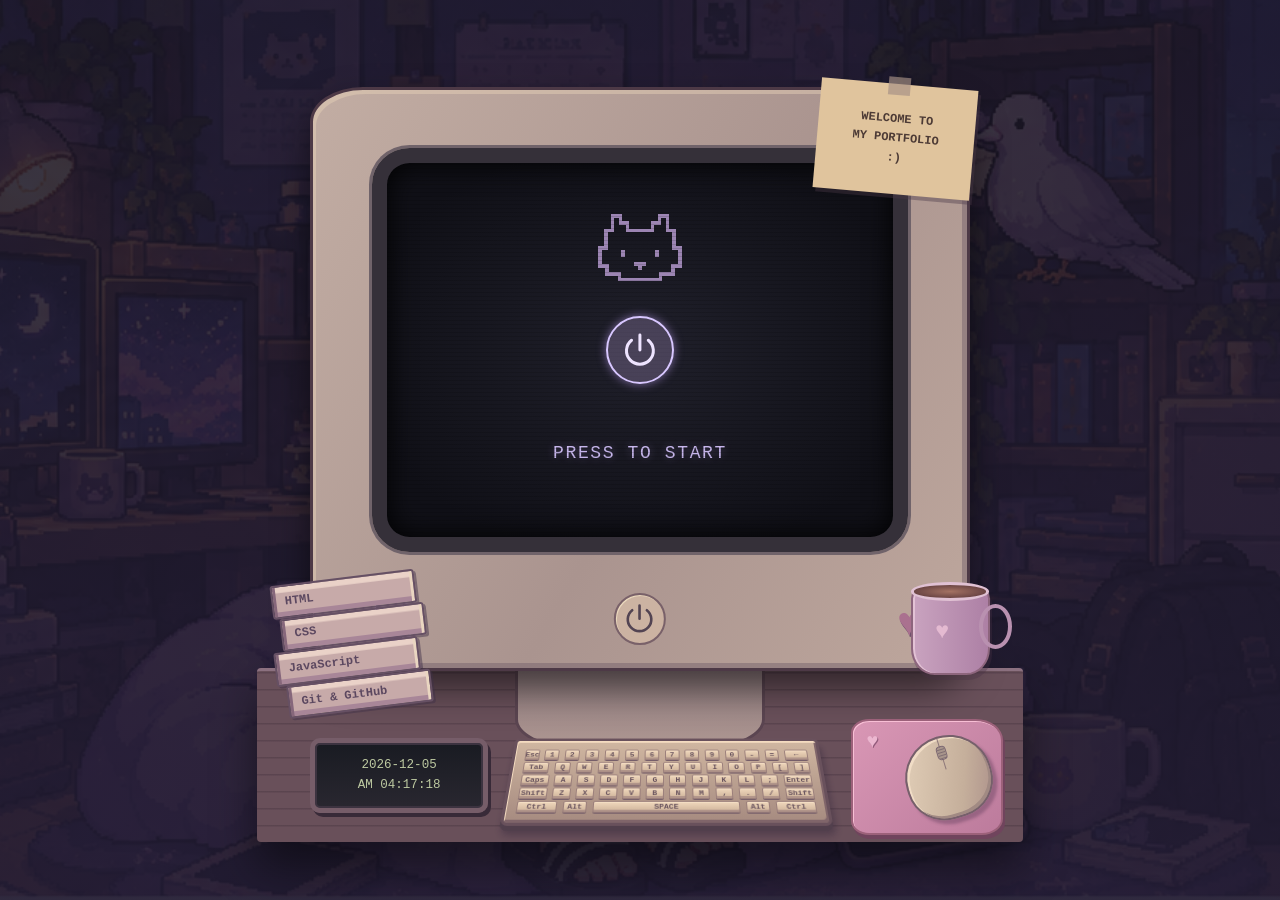
<file: index.html>
<!doctype html>
<html lang="ko">
  <head>
    <meta charset="UTF-8" />
    <meta name="viewport" content="width=device-width, initial-scale=1.0" />
    <meta name="theme-color" content="#211b31" />
    <title>To my Portfolio</title>
    <link rel="stylesheet" href="./reset.css" />
    <style>
      :root { color-scheme: dark; --lavender: #c6b6eb; }
      body {
        min-height: 100vh;
        min-height: 100svh;
        display: grid;
        place-items: center;
        overflow-x: clip;
        padding: 24px 16px;
        color: var(--lavender);
        background: #211b31;
        font-family: "Courier New", "Malgun Gothic", monospace;
      }
      body::before {
        content: "";
        position: fixed;
        inset: 0;
        z-index: -1;
        background: linear-gradient(#191522d9, #211b31ee), url("./assets/rpg-scene.png") center / cover;
      }
      .desk-scene {
        position: relative;
        isolation: isolate;
        width: min(660px, calc(100vw - 32px), calc(88svh / 1.1));
        aspect-ratio: 1 / 1.1;
      }
      .desk-scene::after {
        content: "";
        position: absolute;
        z-index: -1;
        inset: 80% -8% -4%;
        border-top: 3px solid #8c7180;
        border-radius: 4px;
        background: repeating-linear-gradient(0deg, #0000 0 15px, #33233044 16px 17px), #69505a;
        box-shadow: 0 25px 45px #0007;
      }
      .crt {
        position: relative;
        z-index: 2;
        width: 100%;
        aspect-ratio: 1.13;
        border: 3px solid #4d3946;
        border-radius: 8% 7% 7% 8% / 6% 6% 8% 8%;
        background: linear-gradient(120deg, #c2ada3, #aa948f 55%, #bea79d);
        box-shadow: inset 3px 4px #e5d0b777, inset -5px -5px #725e6977, 0 18px 35px #0008;
        transform-origin: 50% 43%;
      }
      .screen {
        position: absolute;
        inset: 10% 9% 20%;
        overflow: hidden;
        border: clamp(7px, 2vw, 15px) solid #353039;
        border-radius: 7% / 9%;
        background: radial-gradient(ellipse at center, #20202b, #101017 80%);
        box-shadow: 0 0 0 3px #70636a, inset 0 0 28px #000;
      }
      .screen::after {
        content: "";
        position: absolute;
        inset: 0;
        pointer-events: none;
        background: repeating-linear-gradient(0deg, #0002 0 1px, transparent 1px 4px);
      }
      .cat-symbol {
        position: absolute;
        top: 12%;
        left: 50%;
        width: 18%;
        transform: translateX(-50%);
        fill: none;
        stroke: #9c85b3;
        stroke-width: 3;
        shape-rendering: crispEdges;
      }
      .power-button {
        position: absolute;
        top: 50%;
        left: 50%;
        z-index: 1;
        display: grid;
        place-items: center;
        width: clamp(48px, 11vw, 68px);
        height: clamp(48px, 11vw, 68px);
        transform: translate(-50%, -50%);
        border: 2px solid #d8c7ff;
        border-radius: 50%;
        color: #eee4ff;
        background: #88759f66;
        box-shadow: 0 0 10px #c6a7ff88;
        animation: power-glow 2s ease-in-out infinite;
        text-decoration: none;
      }
      .power-button svg { width: 56%; height: 56%; fill: none; stroke: currentColor; stroke-width: 2; }
      .power-button:hover { background: #b194df88; }
      .power-button:focus-visible { outline: 3px solid #fff; outline-offset: 7px; }
      .start-label {
        position: absolute;
        top: 74%;
        left: 0;
        width: 100%;
        text-align: center;
        font-size: clamp(11px, 2.4vw, 18px);
        letter-spacing: .09em;
        text-shadow: 0 0 8px #c6a7ff55;
      }
      .sticky-note {
        position: absolute;
        right: -1%;
        top: -1%;
        width: 24%;
        padding: 4% 2%;
        transform: rotate(5deg);
        color: #4c3a35;
        background: #e0c49d;
        box-shadow: 3px 4px #49384666;
        font-size: clamp(8px, 1.65vw, 12px);
        font-weight: bold;
        line-height: 1.6;
        text-align: center;
      }
      .sticky-note::before { content: ""; position: absolute; top: -6%; left: 43%; width: 14%; height: 16%; background: #a59086aa; }
      .bezel-power {
        position: absolute;
        bottom: 4%;
        left: 50%;
        width: 8%;
        aspect-ratio: 1;
        display: grid;
        place-items: center;
        transform: translateX(-50%);
        border: 2px solid #796169;
        border-radius: 50%;
        color: #534452;
        background: #ccb3a2;
        box-shadow: inset 1px 1px #ead8bd;
      }
      .bezel-power svg { width: 65%; fill: none; stroke: currentColor; stroke-width: 2; }
      .sticker { position: absolute; bottom: 4%; font-size: clamp(20px, 5vw, 40px); line-height: 1; }
      .sticker-cat { left: 8%; width: 8%; height: auto; fill: #6f567e; stroke: #c7a9cd; stroke-width: 2; }
      .sticker-heart { right: 7%; color: #aa718f; text-shadow: 1px 2px #70506c; }
      .stand {
        position: absolute;
        z-index: 0;
        top: 73%;
        left: 31%;
        width: 38%;
        height: 18%;
        border: 3px solid #5b4551;
        border-radius: 0 0 22% 22%;
        background: linear-gradient(#7d6b74, #ad9691);
      }
      .keyboard {
        position: absolute;
        z-index: 3;
        left: 34%;
        bottom: 0;
        width: 45%;
        height: 11%;
        padding: 1.4%;
        display: grid;
        grid-template-columns: repeat(9, 1fr);
        gap: 4%;
        border: 3px solid #77606a;
        border-radius: 5px;
        background: #bca498;
        transform: perspective(220px) rotateX(18deg);
        box-shadow: 0 5px #55414e;
      }
      .keyboard span { border: 1px solid #91797c; border-radius: 2px; background: #d6beaa; box-shadow: 0 1px #6e5865; }
      .keyboard span:last-child { grid-column: 3 / 8; }
      .clock {
        position: absolute;
        z-index: 3;
        bottom: 0;
        left: 2%;
        width: 27%;
        padding: 2%;
        border: 5px solid #69515f;
        border-radius: 10px;
        color: #b3b990;
        background: #24232b;
        box-shadow: 3px 4px #382a38;
        font-size: clamp(9px, 2vw, 16px);
        text-align: center;
      }
      .books { position: absolute; bottom: 16%; left: -3%; width: 20%; transform: rotate(-6deg); }
      .books span { display: block; padding: 3% 8%; border: 2px solid #665064; border-radius: 3px; color: #5c4860; background: #d2b9b4; font-size: clamp(8px, 1.7vw, 12px); font-weight: bold; box-shadow: inset 0 -3px #ac90a4; }
      .mouse { position: absolute; right: 3%; bottom: 1%; width: 12%; height: 10%; border: 2px solid #6a5462; border-radius: 55% 55% 45% 45%; background: linear-gradient(90deg, #cbbba5 49%, #8c7379 50%, #c3af9e 52%); transform: rotate(-12deg); box-shadow: 3px 4px #34223466; }
      .is-booting .crt { animation: monitor-boot 600ms ease-in forwards; }
      .is-booting .power-button { animation: none; background: #c6b6eb99; }
      .is-booting .screen { filter: brightness(1.25); }
      @keyframes power-glow {
        0%, 100% { opacity: .68; box-shadow: 0 0 8px #c6a7ff66, 0 0 0 0 #c6a7ff33; }
        50% { opacity: 1; box-shadow: 0 0 24px #c6a7ffbb, 0 0 0 7px #c6a7ff11; }
      }
      @keyframes monitor-boot {
        0% { transform: scale(1); opacity: 1; }
        75% { transform: scale(1.065); opacity: 1; }
        100% { transform: scale(1.08); opacity: 0; }
      }
      @media (max-width: 600px) {
        body { padding: 20px 16px; }
        .desk-scene { width: min(calc(100vw - 48px), calc(85svh / 1.1)); }
        .books { left: -2%; }
        .clock { border-width: 3px; border-radius: 6px; }
        .keyboard { gap: 3%; border-width: 2px; }
      }
      @media (prefers-reduced-motion: reduce) {
        .power-button, .is-booting .crt { animation: none; }
        .power-button { opacity: 1; }
      }
      @media (max-height: 360px) {
        .cat-symbol { display: none; }
        .power-button { width: 48px; height: 48px; }
        .start-label { top: 82%; font-size: 11px; }
      }
      @media (max-height: 280px) {
        .start-label { display: none; }
      }

      /* Foreground desk accessories, kept separate from the monitor and boot effect. */
      .desk-scene { container-type: inline-size; }
      .keyboard {
        left: 30%; bottom: -2%; width: 48%; height: 13%;
        display: flex; flex-direction: column; gap: 3%; padding: 1.5%;
        border: 3px solid #69515c; border-radius: 5px 5px 7px 7px;
        background: linear-gradient(#d0b7a1, #a68b80);
        box-shadow: inset 1px 2px #f4dbc0, inset -2px -3px #80656a, 0 5px #513f4c, 2px 9px 7px #22182f55;
        transform: perspective(350px) rotateX(22deg);
      }
      .keyboard-row { display: flex; gap: 2%; flex: 1; min-height: 0; }
      .keyboard-row span {
        display: flex; align-items: center; justify-content: center;
        flex: 1; min-width: 0; overflow: hidden;
        border: 1px solid #9b7f7b; border-radius: 2px;
        background: linear-gradient(#f0d8bd, #cdb299);
        box-shadow: inset 0 1px #fff1d455, inset 0 -2px #b1958a, 0 1px #745d68;
        color: #65505b; font-size: clamp(4px, 1.2cqw, 8px); font-weight: bold; line-height: 1;
      }
      .keyboard-row span:last-child { grid-column: auto; }
      .keyboard-row .wide { flex: 1.7; }
      .keyboard-row .space { flex: 6.5; }
      .mousepad {
        position: absolute; z-index: 3; right: -5%; bottom: -3%; width: 23%; height: 16%;
        border: 2px solid #9c617a; border-radius: 12% 18% 14% 12%;
        background: linear-gradient(135deg, #d997b5, #bc7b9c);
        box-shadow: inset 1px 1px #f8bfd5, 2px 4px #70445d;
      }
      .pad-sticker { position: absolute; top: 7%; left: 9%; color: #ecb7d0; font-size: clamp(10px, 3cqw, 20px); text-shadow: 1px 1px #915a7a; }
      .mousepad .mouse {
        right: 6%; bottom: 12%; width: 59%; height: 75%;
        border: 2px solid #76606b; border-radius: 50% 50% 44% 44%;
        background: linear-gradient(110deg, #e3d0b9, #c5af9b 65%, #aa8e89);
        transform: rotate(-17deg);
        box-shadow: inset 2px 2px #f1ddc6, inset -2px -3px #a18a83, 3px 5px 3px #5d3a5766;
      }
      .mousepad .mouse::before { content: ""; position: absolute; top: 0; left: 49%; width: 1px; height: 40%; background: #8d7779; }
      .mouse-wheel { position: absolute; top: 10%; left: 44%; width: 13%; height: 17%; border: 1px solid #7b6771; border-radius: 4px; background: repeating-linear-gradient(#a8958b 0 2px, #806e72 2px 3px); }
      .books { z-index: 5; bottom: 14%; left: -5%; width: 22%; transform: rotate(-7deg); }
      .books span {
        padding: 4% 8%; border: 2px solid #665064;
        background: linear-gradient(#ead2c8 0 18%, #c7aaa9 20% 82%, #a88698 84%);
        box-shadow: inset 3px 0 #86677b, inset -3px 0 #ead6c1, 2px 2px #3e304777;
      }
      .books span:nth-child(2) { transform: translateX(4%); }
      .books span:nth-child(3) { transform: translateX(-3%); }
      .books span:nth-child(4) { transform: translateX(3%); }
      .clock {
        z-index: 6; left: 0; bottom: 0; width: 27%; padding: 1.8%;
        border-color: #765d69; background: linear-gradient(#191b22, #292730);
        color: #bdc9a1; font-size: clamp(7px, 1.9cqw, 13px); line-height: 1.65;
        box-shadow: inset 0 0 0 2px #3c3340, 3px 4px #382a38;
        font-variant-numeric: tabular-nums; white-space: nowrap;
      }
      .clock span { display: block; }
      .cocoa-cup {
        position: absolute; z-index: 4; right: -3%; bottom: 19%; width: 12%; height: 12%;
        border: 2px solid #8d657d; border-radius: 12% 12% 30% 30%;
        background: linear-gradient(90deg, #c9a3bf, #ad80a5);
        box-shadow: inset 2px 0 #e3c2d5, 2px 5px #49324755;
      }
      .cocoa-cup::before { content: ""; position: absolute; z-index: -1; right: -32%; top: 17%; width: 44%; height: 54%; border: 4px solid #b991b0; border-radius: 50%; }
      .cocoa-cup::after { content: ""; position: absolute; top: -9%; left: -2%; width: 104%; height: 22%; border: 3px solid #e0c1d3; border-radius: 50%; background: radial-gradient(ellipse, #a47263, #684342 75%); }
      .cup-heart { position: absolute; top: 30%; left: 30%; color: #e4bad1; font-size: clamp(12px, 3.5cqw, 24px); }
      .steam { position: absolute; z-index: 1; bottom: 92%; width: 18%; height: 62%; border-left: 2px solid #eadde0; border-radius: 50%; opacity: 0; animation: cocoa-steam 3.6s ease-out infinite; pointer-events: none; }
      .steam-one { left: 22%; }
      .steam-two { left: 47%; animation-delay: 1.2s; }
      .steam-three { left: 70%; animation-delay: 2.4s; }
      @keyframes cocoa-steam { 0% { transform: translateY(8%) scale(.7); opacity: 0; } 25% { opacity: .6; } 100% { transform: translateY(-75%) scale(1.3); opacity: 0; } }
      @media (max-width: 600px) {
        .books { left: -3%; }
        .keyboard { border-width: 2px; }
        .keyboard-row { gap: 1.5%; }
        .keyboard-row span { border-width: .5px; }
        .mousepad { right: -4%; }
        .cocoa-cup { right: -1%; }
      }
      @media (prefers-reduced-motion: reduce) { .steam { animation: none; opacity: .3; } }
    </style>
  </head>
  <body>
    <main class="desk-scene" aria-label="포트폴리오 시작 화면">
      <div class="stand" aria-hidden="true"></div>
      <section class="crt" aria-label="모니터">
        <div class="screen">
          <svg class="cat-symbol" viewBox="0 0 80 70" aria-hidden="true">
            <path d="M10 35V20H16V7H23V13H29V20H51V13H57V7H64V20H70V35H75V51H69V58H58V63H22V58H11V51H5V35Z" />
            <path d="M25 37V43M55 37V43M35 49H45M40 49V54" />
          </svg>
          <a id="startPortfolio" class="power-button" href="./room.html" aria-label="전원을 켜고 포트폴리오 열기">
            <svg viewBox="0 0 24 24" aria-hidden="true"><path d="M12 2v10M6.4 5.5a9 9 0 1 0 11.2 0" stroke-linecap="round" /></svg>
          </a>
          <p class="start-label">PRESS TO START</p>
        </div>
        <p class="sticky-note">WELCOME TO<br />MY PORTFOLIO<br />:)</p>
        <svg class="sticker sticker-cat" viewBox="0 0 80 70" aria-hidden="true"><path d="M10 35V20H16V7H23V13H29V20H51V13H57V7H64V20H70V35H75V51H69V58H58V63H22V58H11V51H5V35Z" /></svg>
        <span class="bezel-power" aria-hidden="true"><svg viewBox="0 0 24 24"><path d="M12 2v10M6.4 5.5a9 9 0 1 0 11.2 0" stroke-linecap="round" /></svg></span>
        <span class="sticker sticker-heart" aria-hidden="true">♥</span>
      </section>
      <div class="books" aria-hidden="true"><span>HTML</span><span>CSS</span><span>JavaScript</span><span>Git &amp; GitHub</span></div>
      <div class="clock" role="img" aria-label="한국 표준시 시계"><span id="clockDate">---- -- --</span><span id="clockTime">-- --:--:--</span></div>
      <div class="keyboard" aria-hidden="true">
        <div class="keyboard-row"><span>Esc</span><span>1</span><span>2</span><span>3</span><span>4</span><span>5</span><span>6</span><span>7</span><span>8</span><span>9</span><span>0</span><span>-</span><span>=</span><span class="wide">←</span></div>
        <div class="keyboard-row"><span class="wide">Tab</span><span>Q</span><span>W</span><span>E</span><span>R</span><span>T</span><span>Y</span><span>U</span><span>I</span><span>O</span><span>P</span><span>[</span><span>]</span></div>
        <div class="keyboard-row"><span class="wide">Caps</span><span>A</span><span>S</span><span>D</span><span>F</span><span>G</span><span>H</span><span>J</span><span>K</span><span>L</span><span>;</span><span class="wide">Enter</span></div>
        <div class="keyboard-row"><span class="wide">Shift</span><span>Z</span><span>X</span><span>C</span><span>V</span><span>B</span><span>N</span><span>M</span><span>,</span><span>.</span><span>/</span><span class="wide">Shift</span></div>
        <div class="keyboard-row"><span class="wide">Ctrl</span><span>Alt</span><span class="space">SPACE</span><span>Alt</span><span class="wide">Ctrl</span></div>
      </div>
      <div class="mousepad" aria-hidden="true"><span class="pad-sticker">♥</span><div class="mouse"><span class="mouse-wheel"></span></div></div>
      <div class="cocoa-cup" aria-hidden="true"><span class="cup-heart">♥</span><span class="steam steam-one"></span><span class="steam steam-two"></span><span class="steam steam-three"></span></div>
    </main>
    <script>
      const startLink = document.querySelector("#startPortfolio");
      const motionPreference = window.matchMedia("(prefers-reduced-motion: reduce)");
      let starting = false;
      startLink.addEventListener("click", (event) => {
        if (event.ctrlKey || event.metaKey || event.shiftKey || event.altKey || event.button !== 0) return;
        event.preventDefault();
        if (starting) return;
        starting = true;
        if (motionPreference.matches) {
          window.location.assign(startLink.href);
          return;
        }
        document.body.classList.add("is-booting");
        startLink.setAttribute("aria-busy", "true");
        window.setTimeout(() => window.location.assign(startLink.href), 600);
      });
      window.addEventListener("pageshow", () => {
        starting = false;
        document.body.classList.remove("is-booting");
        startLink.removeAttribute("aria-busy");
      });

      const koreaClockFormatter = new Intl.DateTimeFormat("en-US", {
        timeZone: "Asia/Seoul", year: "numeric", month: "2-digit", day: "2-digit",
        hour: "2-digit", minute: "2-digit", second: "2-digit", hour12: true,
      });
      function formatKoreanClock(date) {
        const parts = Object.fromEntries(koreaClockFormatter.formatToParts(date).map((part) => [part.type, part.value]));
        return {
          date: `${parts.year}-${parts.month}-${parts.day}`,
          time: `${parts.dayPeriod} ${parts.hour}:${parts.minute}:${parts.second}`,
        };
      }
      function updateKoreanClock() {
        const clock = formatKoreanClock(new Date());
        document.querySelector("#clockDate").textContent = clock.date;
        document.querySelector("#clockTime").textContent = clock.time;
      }
      updateKoreanClock();
      window.setInterval(updateKoreanClock, 1000);
      window.addEventListener("pageshow", updateKoreanClock);
    </script>
  </body>
</html>
</file>
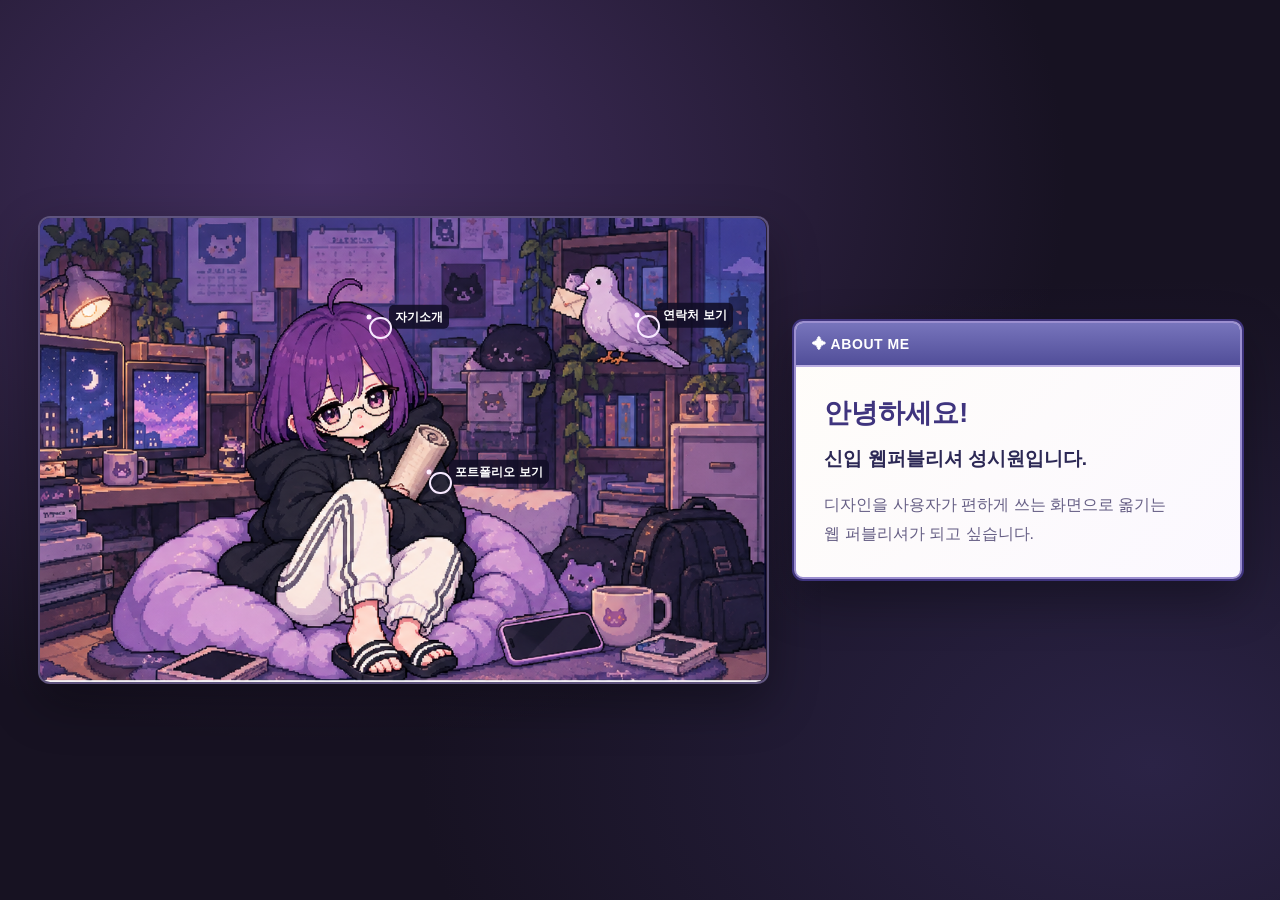
<file: room.html>
<!doctype html>
<html lang="ko">
  <head>
    <meta charset="UTF-8" />
    <meta name="viewport" content="width=device-width, initial-scale=1.0" />
    <title>Seong Siwon's Portfolio</title>
    <link rel="stylesheet" href="./reset.css" />
    <link rel="stylesheet" href="./style.css" />
  </head>
  <body>
    <main class="portfolio">
      <section class="character-area" aria-label="캐릭터 메뉴">
        <div class="scene-frame">
        <img
          class="character-scene"
          src="./assets/rpg-scene.png"
          alt="보라색 단발머리와 동그란 철테 안경, 검은 후드티, 흰색 삼선 트레이닝 바지를 입은 도트 캐릭터"
        />

        <img class="character-blink" src="./assets/character-blink.png" alt="" aria-hidden="true" />

        <button
          class="hotspot hotspot-career"
          type="button"
          data-page="career"
          aria-label="자기소개"
          title="자기소개"
        ><span class="hotspot-caption">자기소개</span></button>

        <button
          class="hotspot hotspot-projects"
          type="button"
          data-page="projects"
          aria-label="포트폴리오 보기"
          title="포트폴리오 보기"
        ><span class="hotspot-caption">포트폴리오 보기</span></button>

        <button
          class="hotspot hotspot-contact"
          type="button"
          data-page="contact"
          aria-label="연락처 보기"
          title="연락처 보기"
        ><span class="hotspot-caption">연락처 보기</span></button>
        </div>

        <nav class="mobile-menu" aria-label="포트폴리오 메뉴">
          <button class="hotspot mobile-menu-button" type="button" data-page="career">자기소개</button>
          <button class="hotspot mobile-menu-button" type="button" data-page="projects">포트폴리오 보기</button>
          <button class="hotspot mobile-menu-button" type="button" data-page="contact">연락처 보기</button>
        </nav>
      </section>

      <section class="info-window">
        <div class="window-titlebar">
          <span>✦ ABOUT ME</span>
          <button
            id="closeWindow"
            class="close-button"
            type="button"
            aria-label="정보 닫기"
          >
            ×
          </button>
        </div>

        <div class="window-content">
          <h1 id="pageTitle"></h1>
          <div id="pageContent"></div>
        </div>
      </section>
    </main>

    <script src="./move.js"></script>
  </body>
</html>
</file>
<file: style.css>
:root {
  --bg: #171222;
  --panel: #fbf8ff;
  --purple: #5f4bb6;
  --purple-dark: #3f347e;
  --lavender: #c7b3f1;
  --line: #9c8fd0;
  --text: #2c2855;
  --subtext: #665f85;
  --hotspot: #c875ff;
}

body {
  min-height: 100vh;
  min-height: 100svh;
  display: grid;
  align-content: center;
  justify-items: center;
  background:
    radial-gradient(ellipse at 25% 20%, #443061 0, transparent 55%),
    radial-gradient(ellipse at 90% 85%, #2b2346 0, transparent 45%),
    var(--bg);
  color: var(--text);
  font-family: Arial, "Malgun Gothic", sans-serif;
  padding: clamp(20px, 3vw, 48px);
}

button { border: 0; }

.portfolio {
  width: min(1440px, 100%);
  display: grid;
  grid-template-columns: minmax(0, 62fr) minmax(0, 38fr);
  align-items: center;
  gap: clamp(16px, 2vw, 28px);
}

.character-area {
  min-width: 0;
  border: 2px solid #9c8fd077;
  border-radius: 12px;
  background: #2a2037;
  box-shadow: 0 20px 50px #0005;
}

/* Keep the image and click targets in the same coordinate system. */
.scene-frame {
  position: relative;
  width: 100%;
  aspect-ratio: 97 / 62;
  border-radius: 10px;
}

.character-scene {
  width: 100%;
  height: auto;
  aspect-ratio: 97 / 62;
  border-radius: inherit;
}

/* Glowing rings and labels are already included in the artwork. */
.scene-frame .hotspot {
  position: absolute;
  width: 44px;
  height: 44px;
  padding: 0;
  border: 2px solid transparent;
  border-radius: 50%;
  background: transparent;
  cursor: pointer;
  transform: translate(-50%, -50%);
  transition: box-shadow 160ms ease, background-color 160ms ease;
}

.scene-frame .hotspot:hover {
  background: #c875ff22;
  box-shadow: 0 0 16px 4px #c875ff99;
}

.hotspot:focus-visible,
.close-button:focus-visible,
.info-card a:focus-visible {
  outline: 3px solid #9b58e5;
  outline-offset: 4px;
}

.scene-frame .hotspot:focus-visible {
  outline-color: #fff;
  background: #c875ff44;
}

.hotspot-career { left: 45.36%; top: 21.29%; }
.hotspot-projects { left: 53.61%; top: 54.68%; }
.hotspot-contact { left: 82.27%; top: 20.97%; }
.mobile-menu { display: none; }

.info-window {
  min-width: 0;
  overflow: hidden;
  border: 2px solid var(--line);
  border-radius: 9px;
  background: linear-gradient(135deg, #fffdf9, var(--panel));
  box-shadow: 0 0 0 2px #3f347e, 0 20px 50px #0005;
}

.window-titlebar {
  min-height: 44px;
  padding: 7px 10px 7px 16px;
  display: flex;
  align-items: center;
  justify-content: space-between;
  gap: 12px;
  color: #fff;
  background: linear-gradient(180deg, #7774bc, #514e99);
  border-bottom: 2px solid #b9ade1;
  font-weight: 700;
  font-size: 14px;
  letter-spacing: 0.04em;
}

.close-button {
  flex-shrink: 0;
  width: 32px;
  height: 32px;
  display: none;
  place-items: center;
  color: var(--purple-dark);
  background: #e3ddee;
  border: 1px solid #fff;
  border-radius: 4px;
  box-shadow: inset -1px -1px #7d74aa;
  cursor: pointer;
  font-size: 23px;
  line-height: 1;
}

.close-button.is-visible { display: grid; }
.window-content { padding: clamp(22px, 2.2vw, 34px); }

.window-content h1 {
  margin-bottom: 12px;
  color: var(--purple-dark);
  font-size: clamp(24px, 2.1vw, 32px);
  line-height: 1.35;
}

.window-content h2 {
  margin-bottom: 18px;
  color: var(--text);
  font-size: clamp(19px, 1.45vw, 23px);
  line-height: 1.55;
}

.window-content > div > p { color: var(--subtext); line-height: 1.8; }
.profile-list { margin-top: 24px; border-top: 2px dotted #c7b8dd; }

.profile-list p {
  display: grid;
  grid-template-columns: 78px minmax(0, 1fr);
  gap: 14px;
  padding: 13px 0;
  border-bottom: 1px solid #e8e1f2;
  font-size: 14px;
  line-height: 1.7;
}

.profile-list strong { color: var(--purple-dark); }
.profile-list span { min-width: 0; overflow-wrap: anywhere; color: var(--subtext); }

.timeline, .project-list, .contact-list {
  display: grid;
  gap: 12px;
  margin-top: 20px;
}

.info-card {
  min-width: 0;
  padding: 16px;
  border: 1px solid #ddd5ef;
  border-radius: 10px;
  background: #fffaf9;
  box-shadow: 0 2px 0 #e8e1f255;
}

.info-card strong { color: var(--purple-dark); }
.info-card p { margin-top: 6px; color: var(--subtext); line-height: 1.75; overflow-wrap: anywhere; }
.info-card a { display: inline-block; margin-top: 10px; color: var(--purple); font-weight: 700; text-decoration: none; }
.info-card a:hover { text-decoration: underline; }

@media (max-width: 1100px) and (min-width: 821px) {
  .portfolio { grid-template-columns: minmax(0, 56fr) minmax(0, 44fr); }
  .window-content { padding: 22px; }
}

@media (max-width: 820px) {
  body { align-content: start; padding: 18px 16px 28px; }
  .portfolio { max-width: 560px; grid-template-columns: minmax(0, 1fr); gap: 20px; }
  .character-area { border: 0; background: transparent; box-shadow: none; }

  /* About 192px tall, leaving the main text at full width. */
  .scene-frame {
    max-width: 300px;
    margin-inline: auto;
    box-shadow: 0 0 0 1px #9c8fd077, 0 8px 24px #0004;
  }

  .mobile-menu {
    display: grid;
    grid-template-columns: repeat(3, minmax(0, 1fr));
    gap: 8px;
    margin-top: 14px;
  }

  .mobile-menu-button {
    min-width: 0;
    min-height: 44px;
    padding: 8px 4px;
    border: 1px solid #bcb0de;
    border-radius: 7px;
    color: #fff;
    background: linear-gradient(180deg, #7261a2, #514177);
    box-shadow: inset 0 1px #ffffff33, 0 3px 0 #20172f;
    font-size: 13px;
    font-weight: 700;
    cursor: pointer;
  }

  .mobile-menu-button:hover { background: #7462a4; }
  .window-titlebar { min-height: 48px; padding: 2px 6px 2px 16px; }
  .close-button { width: 44px; height: 44px; }
  .window-content { padding: 24px 20px; font-size: 15px; }
  .window-content h1 { font-size: 26px; }
  .window-content h2 { font-size: 20px; }
  .profile-list p { grid-template-columns: 72px minmax(0, 1fr); gap: 10px; }
  .info-card a { min-height: 44px; display: inline-flex; align-items: center; }
}

@media (max-width: 360px) {
  body { padding-inline: 12px; }
  .window-content { padding-inline: 16px; }
  .mobile-menu { gap: 6px; }
}

@media (prefers-reduced-motion: reduce) {
  .scene-frame .hotspot { transition: none; }
}

/* Live markers replace the former circles and captions baked into the image. */
.scene-frame { container-type: inline-size; }

.scene-frame .hotspot::before {
  content: "";
  position: absolute;
  left: 50%;
  top: 50%;
  width: 5px;
  height: 5px;
  transform: translate(-50%, -50%);
  border-radius: 50%;
  background: #fff1ff;
  box-shadow: 0 0 6px #dc9aff;
  pointer-events: none;
}

.scene-frame .hotspot::after {
  content: "";
  position: absolute;
  left: 50%;
  top: 50%;
  width: 22px;
  width: clamp(14px, 3.1cqw, 30px);
  height: 22px;
  height: clamp(14px, 3.1cqw, 30px);
  border: 2px solid #f8e9ff;
  border-radius: 50%;
  background: transparent;
  pointer-events: none;
  animation: room-hotspot-pulse 2s ease-in-out infinite;
}

.scene-frame .hotspot:hover {
  background: transparent;
  box-shadow: none;
}

@keyframes room-hotspot-pulse {
  0%, 100% { transform: translate(-50%, -50%) scale(.86); opacity: .75; box-shadow: 0 0 8px 3px #c875ff88; }
  50% { transform: translate(-50%, -50%) scale(1.16); opacity: 1; box-shadow: 0 0 16px 5px #c875ffbb; }
}

.hotspot-caption {
  position: absolute;
  left: calc(50% + 20px);
  top: 50%;
  transform: translateY(-50%);
  padding: 3px 6px;
  border-radius: 5px;
  background: #100d25df;
  color: #fff;
  font-family: Arial, "Malgun Gothic", sans-serif;
  font-size: clamp(9px, 1.7cqw, 15px);
  font-weight: 700;
  line-height: 1.5;
  white-space: nowrap;
  pointer-events: none;
}

.character-blink {
  position: absolute;
  inset: 0;
  width: 100%;
  height: 100%;
  opacity: 0;
  pointer-events: none;
  animation: character-eye-blink 6s step-end infinite;
}

@keyframes character-eye-blink {
  0%, 95%, 100% { opacity: 0; }
  97% { opacity: 1; }
}

@media (max-width: 820px) {
  .hotspot-career .hotspot-caption { left: auto; right: calc(50% + 14px); }
  .hotspot-contact .hotspot-caption { left: auto; right: calc(50% + 14px); }
  .hotspot-caption { left: calc(50% + 14px); padding-inline: 4px; }
}

@media (prefers-reduced-motion: reduce) {
  .scene-frame .hotspot::after { animation: none; transform: translate(-50%, -50%); opacity: .9; }
  .character-blink { animation: none; display: none; }
}

/* Mobile markers and eyelids remain animated, including reduced-motion devices. */
@media (max-width: 820px) {
  .scene-frame .hotspot::after { animation: room-hotspot-pulse 2s ease-in-out infinite; }
  .character-blink { display: block; animation: character-eye-blink 6s step-end infinite; }
}

.project-links { display: flex; flex-wrap: wrap; column-gap: 16px; }

/* Only the right-hand information body scrolls on desktop. */
@media (min-width: 821px) {
  .portfolio { height: calc(100svh - 2 * clamp(20px, 3vw, 48px)); }
  .character-area {
    width: min(100%, calc((100svh - 2 * clamp(20px, 3vw, 48px)) * 97 / 62));
    justify-self: center;
  }
  .info-window { display: flex; flex-direction: column; max-height: 100%; }
  .window-titlebar { flex-shrink: 0; }
  .window-content { min-height: 0; overflow-y: auto; overscroll-behavior: contain; }
}
</file>
